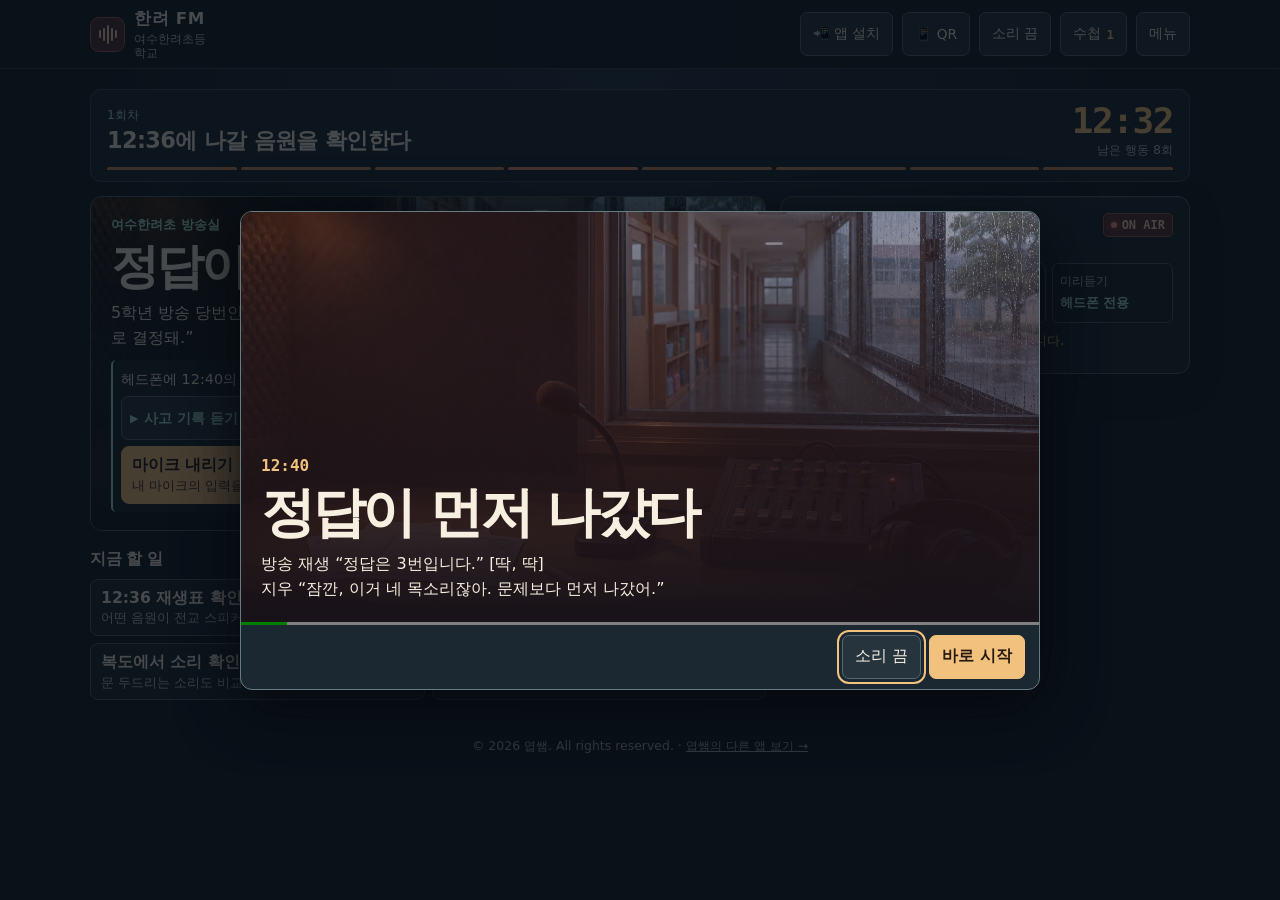
<file: index.html>
<!doctype html>
<html lang="ko" data-qr-name="한려 FM, 정답이 먼저 나갔다" data-qr-url="https://gmlduqzhd123-lab.github.io/Last-Broad/">
<head>
  <meta charset="utf-8">
  <meta name="viewport" content="width=device-width, initial-scale=1, viewport-fit=cover">
  <meta name="theme-color" content="#111a21">
  <meta name="description" content="여수한려초 방송실. 마이크를 껐는데 정답이 먼저 나갔다. 8분을 되감아 퀴즈 결승을 바꾸는 추리 게임.">
  <meta property="og:type" content="website">
  <meta property="og:title" content="한려 FM, 정답이 먼저 나갔다">
  <meta property="og:description" content="마이크를 껐는데 정답이 먼저 나갔다. 여수한려초 방송실에서 8분을 되감아 결승을 바꿔라.">
  <meta property="og:url" content="https://gmlduqzhd123-lab.github.io/Last-Broad/">
  <meta property="og:image" content="https://gmlduqzhd123-lab.github.io/Last-Broad/og-image.jpg">
  <meta property="og:image:width" content="1200">
  <meta property="og:image:height" content="630">
  <meta name="twitter:image" content="https://gmlduqzhd123-lab.github.io/Last-Broad/og-image.jpg">
  <meta name="twitter:card" content="summary_large_image">
  <link rel="manifest" href="./manifest.webmanifest">
  <link rel="icon" href="./icons/favicon-32.png">
  <link rel="apple-touch-icon" href="./icons/apple-touch-icon.png">
  <link rel="stylesheet" href="./school.css?v=18.1">
  <script defer src="./school-copy.js?v=18.1"></script>
  <script defer src="./school.js?v=18.1"></script>
  <script defer src="./ys-install.js"></script>
  <script defer src="./ys-qr.js"></script>
  <title>한려 FM, 정답이 먼저 나갔다</title>
</head>
<body>
  <header class="topbar">
    <div class="shell topbar-inner">
      <div class="brand"><span class="brand-icon" aria-hidden="true"><i></i><i></i><i></i><i></i><i></i></span>
        <div><strong data-t="brand">한려 FM</strong><span data-t="school">여수한려초등학교</span></div>
      </div>
      <div class="tools">
        <button class="utility" type="button" data-ys-install>📲 <span class="ys-wide">앱 </span>설치</button>
        <button class="utility" type="button" data-qr aria-label="QR 코드로 접속">📱 QR</button>
        <button class="utility" id="sound" type="button" aria-pressed="false"></button>
        <button class="utility journal-button" id="journal-open" type="button" aria-haspopup="dialog"><span data-t="journal">수첩</span><span id="journal-count" class="count"></span></button>
        <details class="menu" id="menu">
          <summary class="utility" data-t="menu">메뉴</summary>
          <div class="menu-items">
            <button class="utility" id="language" type="button"></button>
            <button class="utility" id="replay-intro" type="button" data-t="replayIntro">오프닝 다시 보기</button>
            <button class="utility" id="menu-epilogue" type="button" aria-haspopup="dialog" hidden>12:41 후일담 보기</button>
          </div>
        </details>
      </div>
    </div>
  </header>

  <main class="shell" id="game">
    <div class="mobile-clock-slot" id="mobile-clock-slot"></div>
    <section class="hud" aria-labelledby="mission">
      <div class="mission">
        <div class="hud-meta"><span id="loop"></span><span id="memory" hidden></span></div>
        <h2 id="mission" tabindex="-1"></h2>
        <p id="rewind-hint" data-t="rewindBackupHint" hidden>12:36에 지우에게 방송을 맡기고 바로 선생님에게 가세요.</p>
      </div>
      <div id="desktop-clock-slot">
        <div class="clock-face">
          <time id="clock" aria-label="방송 시각">12:32</time>
          <span id="budget"></span>
        </div>
      </div>
      <div class="track" id="track" aria-hidden="true"></div>
    </section>

    <section class="loop-goals" id="loop-goals" aria-labelledby="goals-title" hidden>
      <div class="goals-header">
        <h2 id="goals-title" data-t="goalTitle">이번 회차 목표</h2>
        <p id="goal-recommended" hidden></p>
      </div>
      <div class="goal-actions">
        <button class="utility" id="goal-clean" data-goal="clean" type="button" aria-pressed="false"></button>
        <button class="utility" id="goal-backup" data-goal="backup" type="button" aria-pressed="false"></button>
        <button class="utility" id="goal-held" data-goal="held" type="button" aria-pressed="false"></button>
      </div>
      <p id="goal-tip" role="status"></p>
    </section>

    <div class="play-grid">
      <section class="scene" id="scene" aria-labelledby="game-title">
        <div class="scene-inner">
          <div class="scene-meta">
            <p id="place"></p>
            <p class="public-score"><span data-t="publicScoreLabel">공개 점수</span> <strong id="scoreboard"></strong></p>
          </div>
          <p id="public-score-pending" data-t="publicPending" hidden>교실 점수판 · 발표 대기</p>
          <h1 id="game-title" data-t="title">정답이 먼저 나갔다</h1>
          <p id="scene-line" role="status"></p>
          <p id="handoff-student" class="pre-broadcast-line" data-t="handoffStudent" role="status" hidden></p>
          <p id="fast-wait-summary" class="pre-broadcast-line" data-t="fastWaitSummary" role="status" hidden></p>
          <p id="pre-broadcast-line" class="pre-broadcast-line" role="status" hidden></p>
          <div class="opening-record" id="opening-record" hidden>
            <p id="opening-record-copy" data-t="openingRecord">헤드폰에 12:40의 사고 기록이 들어왔어요. 12:36에 나갈 음원을 확인하세요.</p>
            <div id="opening-monitor"></div>
            <div id="opening-action"></div>
          </div>
        </div>
      </section>

      <section class="console" id="console" aria-labelledby="console-title">
        <div class="console-head">
          <div><h2 id="console-title" data-t="console">방송 콘솔</h2><p id="console-status"></p></div>
          <span id="air-label" class="air-label"><i aria-hidden="true"></i><span>ON AIR</span></span>
        </div>
        <div class="channels" id="channels">
          <div class="channel" id="mic-channel"><span data-t="mic">마이크</span><strong id="mic-status"></strong></div>
          <div class="channel" id="file-channel"><span data-t="file">전교 스피커</span><strong id="file-status"></strong></div>
          <div class="channel" id="headphone-channel"><span data-t="headphones">미리듣기</span><strong id="headphone-status"></strong></div>
        </div>
        <p class="cue" id="cue"></p>
        <div id="console-monitor">
          <div id="monitor-controls">
            <button class="listen" id="monitor" type="button">
              <span class="play-symbol" aria-hidden="true">▶</span>
              <span id="monitor-label"></span>
              <small data-t="noCost">시간 유지</small>
            </button>
            <p class="monitor-caption" id="monitor-caption" role="status" tabindex="-1" hidden></p>
            <p class="monitor-origin" id="monitor-origin" hidden></p>
            <p class="excerpt-prompt" id="excerpt-prompt" data-t="excerptPrompt" hidden></p>
            <button class="utility excerpt" id="save-excerpt" type="button" data-t="saveExcerpt" aria-describedby="excerpt-prompt" hidden>수첩에 저장</button>
            <button class="utility excerpt" id="excerpt-compare" type="button" data-t="excerptCompare" hidden>수첩에서 두 녹음 비교하기</button>
            <button class="utility excerpt" id="replay-incident" type="button" data-t="previewLeak" hidden>12:36 정답 유출 다시 듣기</button>
            <button class="utility excerpt" id="incident-compare" type="button" data-t="incidentCompare" hidden>수첩에서 연습 원본과 비교</button>
          </div>
        </div>
      </section>

      <div class="play-step">
        <section class="swap-brief" id="swap-brief" aria-labelledby="swap-brief-title" hidden>
          <h2 id="swap-brief-title" data-t="swapBriefTitle">12:36 방송 직전 · 예약 교체 완료</h2>
          <ol class="swap-files">
            <li><span data-t="swapBriefPreviousLabel">기존 예약</span><strong data-t="swapBriefPreviousFile">08:41 아침 연습</strong></li>
            <li><span data-t="swapBriefNextLabel">새 예약</span><strong data-t="swapBriefNextFile">12:24 결승 문제</strong></li>
          </ol>
          <p data-t="swapBriefCaption">지우 “이름이 똑같아서 아침 연습 파일을 올렸어. 지금 진짜 결승 문제로 바꿨어.”</p>
        </section>
        <section id="classrooms" class="classrooms" aria-labelledby="classrooms-title" hidden>
          <h2 id="classrooms-title" data-t="classroomTitle" tabindex="-1">두 교실의 답안 상황</h2>
          <div class="classroom-question" id="classroom-question" hidden>
            <p id="classroom-question-text"></p>
            <ul class="backup-options" id="classroom-options" aria-labelledby="classroom-question-text"></ul>
          </div>
          <ul class="classroom-list">
            <li id="blue-classroom"><span data-t="classroomBlue">파랑 교실</span><strong id="blue-classroom-status"></strong></li>
            <li id="yellow-classroom"><span data-t="classroomYellow">노랑 교실</span><strong id="yellow-classroom-status"></strong></li>
          </ul>
          <p id="classrooms-line" role="status"></p>
        </section>
        <section class="answer-cards" id="answer-cards" aria-labelledby="answers-title" hidden>
          <h2 id="answers-title" data-t="answersTitle">두 교실의 답안 카드</h2>
          <p id="grade-question" hidden></p>
          <p id="grade-prompt" hidden></p>
          <ul id="answer-list"></ul>
          <p id="grade-feedback" role="status" hidden></p>
          <dl id="score-slip" class="score-slip" hidden>
            <dt data-t="privateScoreLabel">진행자만 보는 채점 점수</dt><dd id="private-score"></dd>
            <dt data-t="publicPending">교실 점수판 · 발표 대기</dt><dd id="pending-public-score"></dd>
          </dl>
        </section>

        <section class="classrooms announcement-check" id="announcement-check" aria-labelledby="announcement-title" hidden>
          <h2 id="announcement-title" data-t="announcementCheckTitle">두 교실의 발표 준비</h2>
          <ul class="classroom-list">
            <li id="blue-announcement"><span data-t="classroomBlue">파랑 교실</span><strong id="blue-announcement-status"></strong></li>
            <li id="yellow-announcement"><span data-t="classroomYellow">노랑 교실</span><strong id="yellow-announcement-status"></strong></li>
          </ul>
          <p id="announcement-line" role="status"></p>
        </section>

        <section class="choices" id="choices" aria-label="행동">
          <div class="action-heading"><h2 id="choices-heading">지금 할 일</h2><button class="utility small" id="review" type="button" data-t="review" hidden>회차 기록</button></div>
          <p id="backup-deadline-note" data-t="finalBackupNote" hidden>남은 행동 1회. 지금 방송해야 두 교실이 새 문제를 풀 수 있어요.</p>
          <div class="actions" id="actions"></div>
        </section>

        <section class="ending" id="ending" hidden aria-labelledby="ending-title">
          <div class="ending-meta">
            <span id="ending-category"></span><span id="ending-count"></span>
            <span class="air-label" id="ending-on-air" hidden><i aria-hidden="true"></i>ON AIR</span>
            <span class="air-label" id="ending-standby" data-mode="standby" hidden><i aria-hidden="true"></i><span data-t="announcementStandby">발표 대기</span></span>
          </div>
          <h2 id="ending-title" tabindex="-1"></h2>
          <div class="ending-resume" id="ending-resume-panel" hidden>
            <p data-t="endingResumePrompt">저장한 장면의 처음부터 이어볼 수 있어요.</p>
            <button class="primary" id="ending-resume" type="button" data-t="endingResume">이어서 보기</button>
          </div>
          <p id="ending-caption" role="status"></p>
          <ul class="backup-options" id="backup-options" aria-labelledby="ending-caption" hidden></ul>
          <ul class="hold-receipts" id="hold-receipts" hidden>
            <li data-t="holdBlueReceipt">파랑 교실 · 안내 수신</li>
            <li data-t="holdYellowReceipt">노랑 교실 · 안내 수신</li>
          </ul>
          <p class="hold-decision" id="hold-decision" hidden></p>
          <div class="hold-dialogue" id="hold-dialogue" hidden>
            <p id="hold-question" data-t="holdStudentCaption"></p>
            <p id="hold-answer" data-t="holdAnswerCaption"></p>
          </div>
          <ul class="winner-reactions" id="winner-reactions" hidden>
            <li id="winner-room"><strong id="winner-room-title"></strong><p id="winner-room-line"></p></li>
            <li id="other-room"><strong id="other-room-title"></strong><p id="other-room-line"></p></li>
          </ul>
          <p id="ending-story"></p>
          <p class="ending-next" id="ending-next"></p>
          <div id="ending-routes-panel" hidden>
            <div class="end-actions" id="ending-routes"></div>
            <p class="ending-next" data-t="endingUnlockHint">세 결말을 모두 보면 12:41 후일담이 열립니다.</p>
          </div>
          <div class="end-actions" id="ending-actions">
            <button class="primary" id="backup-announce" type="button" data-t="announce" hidden>결승 결과 발표하기</button>
            <button class="primary" id="ending-epilogue" type="button" aria-haspopup="dialog" hidden>12:41 후일담 보기</button>
            <button class="primary" id="rewind" type="button" data-t="rewind">12:32로 되감기</button>
            <button class="utility" id="end-replay" type="button" data-t="replayEnding">결말 음성 듣기</button>
            <button class="utility" id="ending-skip" type="button" data-t="endingSkip" hidden>결과 바로 보기</button>
            <button class="primary" id="backup-confirm" type="button" data-t="backupConfirm" aria-describedby="ending-caption" hidden>문제 확인 · 두 교실 풀이 보기</button>
          </div>
        </section>
      </div>

      <details class="history" id="history" hidden>
        <summary data-t="history">이번 회차 기록</summary>
        <ol id="history-list"></ol>
      </details>
    </div>
    <noscript><p>게임을 플레이하려면 브라우저의 JavaScript를 켜 주세요.</p></noscript>
    <p class="ys-credit">© 2026 엽쌤. All rights reserved. · <a href="https://gmlduqzhd123-lab.github.io/YScode/">엽쌤의 다른 앱 보기 →</a></p>
  </main>

  <dialog id="intro" aria-labelledby="intro-title" class="intro">
    <div class="intro-view" id="intro-view">
      <div class="intro-copy">
        <span id="intro-clock"></span>
        <h2 id="intro-title" data-t="title">정답이 먼저 나갔다</h2>
        <p id="intro-caption" role="status"></p>
      </div>
    </div>
    <progress id="intro-progress" max="20000" value="0" aria-label="오프닝 진행"></progress>
    <div class="dialog-actions">
      <button class="utility" id="intro-sound" type="button" aria-pressed="false"></button>
      <button class="primary" id="intro-start" type="button" data-t="start">바로 시작</button>
    </div>
  </dialog>

  <dialog id="epilogue" aria-labelledby="epilogue-title" class="intro epilogue">
    <div class="intro-view epilogue-view" id="epilogue-view" data-shot="record">
      <div class="intro-copy">
        <p class="epilogue-origin" id="epilogue-origin" data-t="epilogueOrigin">정상 방송 회차</p>
        <time id="epilogue-clock" role="status">12:40</time>
        <h2 id="epilogue-title" data-t="epilogueTitle">다음 방송</h2>
        <p id="epilogue-frame" aria-live="polite"></p>
        <p id="epilogue-caption"></p>
      </div>
    </div>
    <div class="dialog-actions">
      <button class="primary" id="epilogue-advance" type="button">정상 방송 기록 열기</button>
      <button class="utility" id="epilogue-close" type="button" data-t="close">닫기</button>
    </div>
  </dialog>

  <dialog id="journal" aria-labelledby="journal-title">
    <div class="dialog-heading"><div><h2 id="journal-title" data-t="journalTitle">방송 수첩</h2><p data-t="journalPause">수첩을 보는 동안 방송 시계가 멈춥니다.</p></div><button class="utility" id="journal-close" type="button" data-t="close">닫기</button></div>
    <div class="dialog-body">
      <ol id="journal-clues" class="clues"></ol>
      <section id="compare-area" class="compare" aria-labelledby="compare-title">
        <h3 id="compare-title" data-t="compareTitle" tabindex="-1">녹음 두 개를 대조하기</h3>
        <div class="compare-result" id="compare-result" hidden>
          <p id="compare-feedback" role="status" tabindex="-1"></p>
          <div class="compare-decision" id="compare-decision" hidden>
            <button class="utility" id="journal-continue" type="button" data-t="journalContinue">이번 회차 계속</button>
            <button class="primary" id="journal-rewind" type="button" data-t="rewind">12:32로 되감기</button>
          </div>
          <ul class="compare-evidence" id="compare-evidence" hidden>
            <li data-t="compareQueueEvidence">12:36 예약 · 08:41 파일</li>
            <li id="compare-mic-evidence"></li>
            <li id="proof-taps-evidence" data-t="proofTapsEvidence" hidden></li>
            <li id="proof-files-evidence" data-t="proofFilesEvidence" hidden></li>
          </ul>
          <div class="source-choice" id="source-choice" role="group" aria-labelledby="source-prompt" hidden>
            <p id="source-prompt">이대로라면 12:36에 어느 쪽에서 정답이 나갈까요?</p>
            <button class="utility" type="button" data-source="mic" data-t="mic" aria-pressed="false">마이크</button>
            <button class="utility" type="button" data-source="file" data-t="queuedSource" aria-pressed="false">예약 음원</button>
            <button type="button" class="primary" id="connect" data-t="connect">12:36 재생표와 연결</button>
          </div>
        </div>
        <p data-t="comparePrompt">마지막 소리가 같은 녹음 두 개를 고르세요.</p>
        <div id="recording-pair" class="recording-pair" hidden>
          <div class="recording-sample" id="practice-sample" hidden>
            <button class="utility" id="practice-listen" type="button" data-t="practiceSample">08:41 방송실 연습 원본 듣기</button>
            <p class="clue-transcript" id="practice-sample-caption" hidden></p>
          </div>
          <div class="recording-sample" id="leak-sample" hidden>
            <button class="utility" id="leak-listen" type="button">12:36 교실 방송 녹음 듣기</button>
            <p class="clue-transcript" id="leak-sample-caption" hidden></p>
          </div>
        </div>
        <p id="recording-missing" data-t="recordingMissing" hidden>방송실에서 아침 연습 원본을 찾으면 두 소리를 비교할 수 있어요.</p>
        <div class="compare-options" id="compare-options"></div>
      </section>
    </div>
    <div class="journal-compare-actions" id="journal-compare-actions">
      <div id="compare-selection-summary" hidden>
        <span id="compare-selected-count"></span>
        <ul id="compare-selection"></ul>
      </div>
      <button type="button" class="primary" id="compare" data-t="compare">두 녹음 대조</button>
    </div>
  </dialog>

  <dialog id="review-dialog" aria-labelledby="review-title">
    <div class="dialog-heading"><div><h2 id="review-title" data-t="review">회차 기록</h2><p id="review-note"></p></div><button class="utility" id="review-close" type="button" data-t="close">닫기</button></div>
    <div class="dialog-body"><ol id="review-list" class="review-list"></ol></div>
    <div class="dialog-actions"><button class="primary" id="review-rewind" type="button" data-t="rewind">12:32로 되감기</button></div>
  </dialog>
  <script>if ('serviceWorker' in navigator) addEventListener('load', () => navigator.serviceWorker.register('./school-sw-v18-1.js', { updateViaCache: 'none' }));</script>
</body>
</html>
</file>
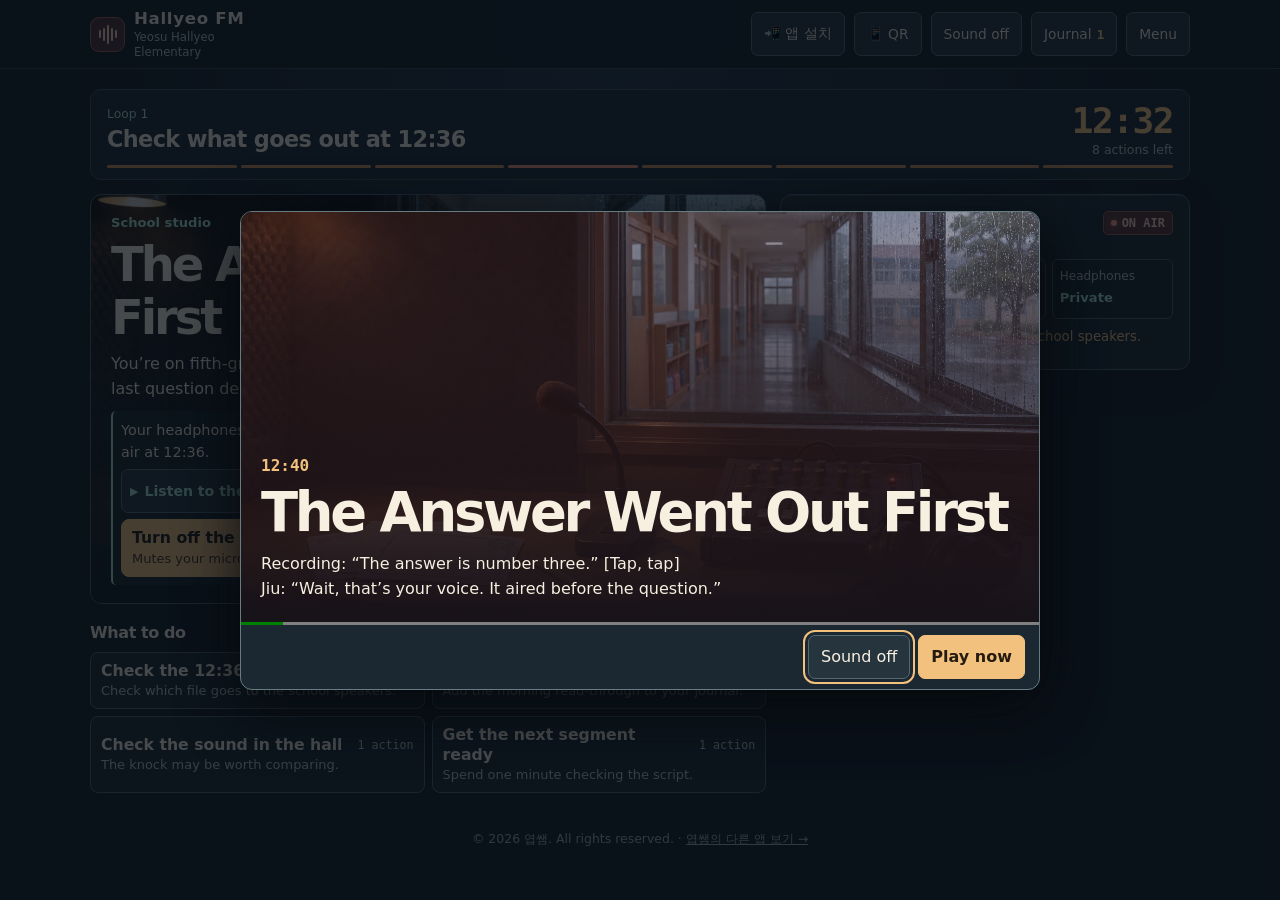
<file: en/index.html>
<!doctype html>
<html lang="en">
<head>
  <meta charset="utf-8">
  <meta name="viewport" content="width=device-width, initial-scale=1">
  <title>Hallyeo FM, The Answer Went Out First</title>
  <meta name="description" content="Rewind eight minutes in the Yeosu Hallyeo Elementary studio and rescue the school quiz final.">
  <meta property="og:type" content="website">
  <meta property="og:title" content="Hallyeo FM, The Answer Went Out First">
  <meta property="og:description" content="Your mic is off. Your voice just gave the school the answer. Rewind eight minutes to fix the final.">
  <meta property="og:url" content="https://eight-minutes-to-air.asdad123asd.chatgpt.site/en/">
  <meta property="og:image" content="https://eight-minutes-to-air.asdad123asd.chatgpt.site/media/school-studio.webp">
  <meta property="og:image:alt" content="A school broadcast desk on a rainy afternoon.">
  <meta name="twitter:card" content="summary_large_image">
  <meta name="theme-color" content="#111a21">
  <link rel="stylesheet" href="../school.css?v=18.1">
  <script>window.location.replace('../?lang=en');</script>
</head>
<body>
  <main class="shell game">
    <h1>Hallyeo FM, The Answer Went Out First</h1>
    <p><a href="../?lang=en">Play in English</a></p>
  </main>
</body>
</html>
</file>
<file: school.css>
:root {
  color-scheme: dark;
  --bg: #111a21;
  --panel: #1b2730;
  --deep: #132027;
  --line: #40515a;
  --paper: #f7efe0;
  --muted: #b9c6c8;
  --mint: #a7e3d2;
  --gold: #f2c17e;
  --red: #ff9b87;
  --mono: ui-monospace, Consolas, monospace;
  font-family: system-ui, "Malgun Gothic", sans-serif;
  background: var(--bg);
  color: var(--paper);
}
* { box-sizing: border-box; }
[hidden] { display: none !important; }
body { margin: 0; min-width: 280px; min-height: 100vh; background: radial-gradient(ellipse at 48% 0, #263748 0, #121a22 58%); }
p, h1, h2, h3 { margin: 0; }
p { line-height: 1.55; overflow-wrap: anywhere; }
button, summary, a { -webkit-tap-highlight-color: transparent; }
button { color: inherit; font: inherit; cursor: pointer; touch-action: manipulation; }
button:focus-visible, summary:focus-visible, a:focus-visible { outline: 2px solid var(--gold); outline-offset: 3px; }
button:disabled { cursor: default; opacity: .48; }
.shell { width: min(1100px, calc(100% - 44px)); margin-inline: auto; }
.topbar { border-bottom: 1px solid #344651; background: #111b24ed; }
.topbar-inner { min-height: 68px; display: flex; justify-content: space-between; align-items: center; column-gap: 12px; }
.brand, .tools { display: flex; align-items: center; gap: 9px; }
.brand { min-width: 0; }
.brand strong, .brand > div > span { display: block; }
.brand strong { font-size: 1.04rem; letter-spacing: .04em; }
.brand > div > span { color: var(--muted); font-size: .73rem; margin-top: 2px; line-height: 1.2; }
.brand-icon { display: flex; flex: 0 0 35px; height: 35px; align-items: center; justify-content: center; gap: 2px; border: 1px solid #a85b51; border-radius: 9px; background: #4e2e31; color: #ffd1bc; }
.brand-icon i { width: 2px; border-radius: 2px; height: 8px; background: currentColor; }
.brand-icon i:nth-child(2), .brand-icon i:nth-child(4) { height: 13px; }
.brand-icon i:nth-child(3) { height: 19px; }
.utility, .primary, .listen { border: 1px solid #536873; border-radius: 7px; background: #26343e; min-height: 44px; padding: 7px 12px; }
.primary { background: var(--gold); color: #261b11; border-color: var(--gold); font-weight: 750; }
.utility:hover, .listen:hover { background: #344750; }
.primary:hover { background: #ffdb9e; }
.tools .utility { white-space: nowrap; font-size: .86rem; }
.journal-button { display: flex; align-items: center; gap: 5px; }
.count { color: var(--gold); font: 700 .79rem var(--mono); }
.menu { position: relative; }
.menu summary { list-style: none; display: flex; justify-content: center; align-items: center; cursor: pointer; }
.menu summary::-webkit-details-marker { display: none; }
.menu-items { position: absolute; z-index: 3; top: calc(100% + 5px); right: 0; display: grid; min-width: max-content; gap: 5px; padding: 6px; border: 1px solid var(--line); border-radius: 8px; background: var(--deep); box-shadow: 0 12px 30px #05090db5; }
main { padding-block: 20px 36px; }
.hud { display: grid; grid-template-columns: minmax(0, 1fr) auto; gap: 8px 20px; align-items: center; margin-bottom: 14px; padding: 13px 16px 11px; border: 1px solid var(--line); border-radius: 11px; background: #1b2731; }
.hud-meta { margin-bottom: 3px; display: flex; flex-wrap: wrap; gap: 3px 9px; color: var(--mint); font-size: .77rem; line-height: 1.3; }
#memory { color: var(--gold); }
#mission { font-size: clamp(1.05rem, 2.4vw, 1.4rem); line-height: 1.28; letter-spacing: -.028em; }
.clock-face { display: grid; justify-items: end; gap: 3px; color: var(--muted); font-size: .78rem; white-space: nowrap; }
.mobile-clock-slot, #desktop-clock-slot:empty { display: none; }
#clock { font: 800 clamp(1.65rem, 3.6vw, 2.25rem)/1 var(--mono); letter-spacing: -.04em; color: var(--gold); }
body[data-urgent="true"] #clock { color: var(--red); }
.track { grid-column: 1 / -1; display: grid; grid-template-columns: repeat(8, 1fr); gap: 4px; }
.track i { height: 3px; border-radius: 2px; background: #344652; }
.track .remaining { background: #c8905a; }
.track .deadline { background: #f2917b; }
.loop-goals { margin-bottom: 14px; padding: 10px 12px; border: 1px solid var(--line); border-radius: 10px; background: var(--panel); }
.goals-header { display: flex; flex-wrap: wrap; align-items: baseline; justify-content: space-between; gap: 3px 10px; margin-bottom: 6px; }
.goals-header h2 { font-size: 1rem; }
#goal-recommended { color: var(--gold); font-size: .82rem; }
.goal-actions { display: grid; grid-template-columns: repeat(3, minmax(0, 1fr)); gap: 6px; }
.goal-actions button { padding-inline: 6px; font-size: .9rem; line-height: 1.3; overflow-wrap: anywhere; }
.goal-actions button:is([aria-pressed="true"], [data-suggested="true"]) { border-color: var(--gold); color: var(--gold); }
.goal-actions button[aria-pressed="true"] { background: #493b28; font-weight: 720; }
#goal-tip { margin-top: 6px; color: var(--mint); font-size: .86rem; }
.play-grid { display: grid; grid-template-columns: minmax(0, 1.65fr) minmax(0, 1fr); grid-template-areas: "scene console" "choices console" "history history"; gap: 14px; align-items: start; }
.scene { grid-area: scene; display: flex; min-height: 280px; align-items: end; position: relative; isolation: isolate; overflow: hidden; border: 1px solid #53626a; border-radius: 12px; background: #273d47 url("./media/school-studio.webp") center 55% / cover; }
.scene::before, .intro-view::before { content: ""; position: absolute; inset: 0; z-index: -1; background: linear-gradient(0deg, #111a20 1%, #111a20e8 19%, #141f269a 49%, #0b172433 85%); }
.scene[data-room="hall"] { background-position: 82% 22%; }
.scene[data-room="hall"]::before { background: linear-gradient(0deg, #16272f 12%, #163443bb 60%, #243e4b4d); }
.scene-inner { width: 100%; padding: 18px 20px; }
.scene-meta { display: flex; flex-wrap: wrap; align-items: center; justify-content: space-between; gap: 4px 8px; }
#place { color: var(--mint); font-size: .82rem; font-weight: 680; }
.public-score { display: flex; flex-wrap: wrap; align-items: baseline; gap: 2px 6px; }
.public-score span { color: var(--muted); font-size: .75rem; }
#scoreboard { flex: 0 0 auto; color: var(--gold); font: 700 .8rem/1.3 var(--mono); }
#public-score-pending, #rewind-hint { margin-top: 3px; color: var(--gold); font-size: .82rem; line-height: 1.35; }
#game-title { font-size: clamp(1.6rem, 4vw, 3rem); line-height: 1.1; letter-spacing: -.064em; margin-block: 5px 8px; }
#scene-line { max-width: 60ch; color: #f1eade; }
.pre-broadcast-line { max-width: 62ch; margin-top: 6px; padding-inline-start: 8px; border-inline-start: 2px solid var(--mint); color: var(--mint); font-size: .88rem; }
.opening-record { max-width: 60ch; display: grid; gap: 6px; margin-top: 9px; padding: 8px; border-inline-start: 2px solid var(--mint); border-radius: 5px; background: #17232b; font-size: .9rem; }
#opening-action:empty { display: none; }
#opening-action .action { width: 100%; min-height: 44px; }
.console { grid-area: console; padding: 16px; border: 1px solid #506169; border-radius: 12px; background: linear-gradient(153deg, #26363e, #1a272f 62%); box-shadow: inset 0 1px 0 #ffffff12, 0 12px 35px #080d152e; }
.console-head { display: flex; justify-content: space-between; align-items: start; gap: 8px; padding-bottom: 11px; }
.console h2, .choices h2 { font-size: 1rem; letter-spacing: -.025em; }
#console-status { color: var(--muted); margin-top: 2px; font-size: .78rem; line-height: 1.25; }
.air-label { color: #ffd0bf; border: 1px solid #9a5b51; background: #573333; display: flex; align-items: center; gap: 5px; border-radius: 5px; padding: 4px 7px; font: 700 .75rem var(--mono); white-space: nowrap; }
.air-label i { width: 6px; height: 6px; border-radius: 50%; background: #ff9b87; box-shadow: 0 0 7px #ffa18a91; }
.air-label[data-held="true"] { color: var(--muted); border-color: var(--line); background: var(--deep); }
.air-label[data-held="true"] i { background: #7a888c; box-shadow: none; }
.air-label[data-mode="standby"] { color: var(--gold); border-color: #87694b; background: #3d3127; }
.air-label[data-mode="standby"] i { background: var(--gold); }
.channels { display: grid; grid-template-columns: repeat(3, minmax(0, 1fr)); gap: 6px; }
.channel { display: grid; gap: 4px; padding: 9px 7px; min-height: 60px; border: 1px solid #4b6069; border-radius: 6px; background: #17232b; overflow-wrap: anywhere; }
.channel span { color: var(--muted); font-size: .75rem; }
.channel strong { font-size: .82rem; color: var(--mint); line-height: 1.2; }
.channel[data-state="off"] strong { color: #c3cdd0; }
.channel[data-state="live"] { border-color: #f18b76; background: #412a2d; }
.channel[data-state="live"] strong { color: #ffd0c1; }
.channel[data-state="received"] { border-color: #6c9c8d; }
.cue { margin-block: 9px 7px; color: var(--gold); font-size: .83rem; line-height: 1.35; }
body[data-incident="true"] .cue { color: var(--red); }
.listen { display: grid; width: 100%; grid-template-columns: auto minmax(0, 1fr) auto; align-items: center; text-align: left; gap: 6px; min-height: 44px; color: var(--mint); font-weight: 670; font-size: .88rem; padding-inline: 8px; }
.listen small { color: var(--muted); font-size: .72rem; white-space: nowrap; font-weight: 400; }
.play-symbol { font-size: .69rem; }
.monitor-caption { color: var(--paper); font-size: .87rem; margin-top: 7px; padding: 7px; border-inline-start: 2px solid var(--mint); background: #17232b; white-space: pre-line; }
.monitor-origin { color: var(--gold); margin-top: 6px; padding-inline: 7px; font-size: .82rem; }
.excerpt-prompt { color: var(--muted); margin-top: 6px; padding-inline: 7px; font-size: .82rem; }
.excerpt { width: 100%; margin-top: 6px; color: var(--gold); text-align: left; font-weight: 680; }
.play-step { grid-area: choices; display: grid; gap: 8px; min-width: 0; }
.swap-brief { padding: 10px; border: 1px solid #6c9c8d; border-radius: 9px; background: var(--panel); }
.swap-brief h2 { font-size: 1rem; }
.swap-files { display: grid; grid-template-columns: repeat(2, minmax(0, 1fr)); gap: 6px; list-style: none; margin: 7px 0; padding: 0; }
.swap-files li { display: grid; gap: 3px; padding: 6px 8px; border: 1px solid var(--line); border-radius: 6px; background: var(--deep); font-size: .87rem; }
.swap-files span { color: var(--muted); font-size: .8rem; }
.swap-files li + li { border-color: #6c9c8d; color: var(--mint); }
.answer-cards, .classrooms { padding: 10px; border: 1px solid var(--line); border-radius: 9px; background: var(--panel); }
.answer-cards h2, .classrooms h2 { margin: 0 0 6px; font-size: .96rem; }
.classroom-list { display: grid; grid-template-columns: repeat(2, minmax(0, 1fr)); gap: 6px; list-style: none; margin: 0; padding: 0; }
.classroom-list li { display: grid; gap: 2px; padding: 6px 8px; border: 1px solid var(--line); border-radius: 6px; background: var(--deep); font-size: .86rem; }
.classroom-list li[data-state="accepted"] { border-color: #6c9c8d; }
.classroom-list li[data-state="accepted"] strong { color: var(--mint); }
#blue-classroom span { color: #a6d8f5; }
#yellow-classroom span { color: var(--gold); }
#classrooms-line { margin-top: 6px; color: var(--muted); font-size: .87rem; }
#blue-announcement span { color: #a6d8f5; }
#yellow-announcement span { color: var(--gold); }
#announcement-line { margin-top: 6px; color: var(--mint); font-size: .87rem; }
.score-slip { display: grid; grid-template-columns: minmax(0, 1fr) auto; gap: 4px 8px; margin: 8px 0 0; padding: 6px 8px; border-inline-start: 2px solid var(--gold); background: var(--deep); font-size: .82rem; }
.score-slip dd { margin: 0; font-weight: 700; }
#private-score { color: var(--gold); }
#pending-public-score { color: var(--muted); }
#grade-question { color: var(--paper); font-size: .9rem; }
#grade-prompt { margin: 3px 0 7px; color: var(--gold); font-size: .8rem; }
#grade-feedback:not(:empty) { margin-top: 7px; color: var(--gold); font-size: .83rem; }
#answer-list { display: grid; grid-template-columns: repeat(2, minmax(0, 1fr)); gap: 6px; margin: 0; padding: 0; list-style: none; }
.answer-card { display: grid; gap: 2px; padding: 6px 8px; border-radius: 6px; border: 1px solid var(--line); background: var(--deep); }
.answer-cards[data-grading="true"] .answer-card { padding: 0; border: 0; }
.answer-select { display: grid; gap: 3px; align-content: center; min-height: 54px; padding: 7px 8px; text-align: left; border: 1px solid #768d97; border-radius: 6px; background: var(--deep); }
.answer-select:hover { background: #334952; border-color: var(--gold); }
.answer-team, .answer-mark { font-size: .76rem; line-height: 1.25; }
.answer-team { color: var(--muted); }
.answer-card[data-team="blue"] .answer-team { color: #a6d8f5; }
.answer-card[data-team="yellow"] .answer-team { color: var(--gold); }
.answer-card[data-correct="true"] .answer-mark { color: var(--mint); }
.answer-option { font-size: .9rem; line-height: 1.3; overflow-wrap: anywhere; }
.action-heading { display: flex; align-items: center; justify-content: space-between; gap: 6px; min-height: 34px; padding-bottom: 5px; }
.action-heading .small { min-height: 44px; padding-block: 3px; font-size: .81rem; }
#backup-deadline-note { margin-bottom: 8px; color: var(--gold); font-size: .87rem; line-height: 1.35; }
body[data-backup-deadline="true"] #choices-heading { color: var(--gold); }
body[data-backup-deadline="true"] [data-action="hold"] { grid-column: 1 / -1; }
.actions { display: grid; grid-template-columns: 1fr 1fr; gap: 7px; }
.action { min-width: 0; min-height: 54px; display: flex; flex-direction: column; justify-content: center; gap: 3px; align-items: stretch; padding: 8px 10px; text-align: left; border: 1px solid #50636b; border-radius: 8px; background: var(--panel); }
.action:hover { background: #2d414c; }
.action[data-primary="true"] { grid-column: 1 / -1; color: #201710; border-color: var(--gold); background: var(--gold); }
.action[data-primary="true"]:hover { background: #ffdb9e; }
.action-top { display: flex; justify-content: space-between; align-items: center; column-gap: 8px; line-height: 1.25; }
.action-top strong { font-size: .98rem; min-width: 0; }
.action small { white-space: nowrap; color: var(--muted); font: .73rem var(--mono); }
.action-detail { color: var(--muted); font-size: .81rem; line-height: 1.3; }
.action-detail.action-warning { color: var(--gold); }
.action-warning { font-weight: 680; }
.action[data-primary="true"] :is(small, .action-detail) { color: #452e20; }
.history { grid-area: history; border-top: 1px solid var(--line); color: var(--muted); }
.history summary { cursor: pointer; padding-block: 12px; }
.history ol, .review-list { padding: 0; margin: 0; list-style: none; }
.history li, .review-list li { display: flex; gap: 9px; padding: 7px 0; align-items: baseline; border-bottom: 1px solid #344952; }
.history time, .review-list time { color: var(--gold); font: .83rem var(--mono); white-space: nowrap; }
.ending { border: 1px solid #62706b; border-radius: 10px; padding: 16px; background: #22312f; }
.ending-meta { display: flex; align-items: center; justify-content: space-between; gap: 6px; color: var(--mint); font-size: .83rem; }
.ending:is([data-beat="announce"], [data-beat="notice"]) { border-color: #b7806b; background: #322728; }
.hold-receipts { display: grid; grid-template-columns: repeat(2, minmax(0, 1fr)); gap: 6px; margin: 8px 0; padding: 0; list-style: none; }
.hold-receipts li { padding: 7px; border: 1px solid #566c69; border-radius: 6px; background: var(--deep); color: var(--mint); font-size: .8rem; }
#hold-answer { margin-bottom: 8px; color: var(--mint); }
button[data-action="askEnvelope"] { grid-column: 1 / -1; }
.winner-reactions { display: grid; grid-template-columns: repeat(2, minmax(0, 1fr)); gap: 6px; margin: 8px 0 10px; padding: 0; list-style: none; }
.winner-reactions li { padding: 8px; border: 1px solid #566c69; border-radius: 6px; background: var(--deep); font-size: .85rem; }
.winner-reactions li[data-team="blue"] strong { color: #a6d8f5; }
.winner-reactions li[data-team="yellow"] strong { color: var(--gold); }
.winner-reactions p { margin-top: 3px; line-height: 1.4; }
.ending h2 { margin: 4px 0 8px; font-size: clamp(1.45rem, 3vw, 2.3rem); letter-spacing: -.04em; }
.ending #ending-caption { font-weight: 700; color: var(--gold); min-height: 1.65em; margin-bottom: 6px; white-space: pre-line; }
.backup-options { display: flex; flex-wrap: wrap; gap: 6px; margin: 0 0 10px; padding: 0; list-style: none; }
.backup-options li { padding: 5px 8px; border: 1px solid #566c69; border-radius: 6px; background: var(--deep); }
.classroom-question { margin-block: 6px 8px; color: var(--gold); }
.classroom-question p { margin-bottom: 5px; font-weight: 680; }
.classroom-question .backup-options { margin-bottom: 0; color: var(--paper); font-size: .88rem; }
.hold-dialogue { margin-block: 10px; padding: 8px 10px; border-inline-start: 2px solid var(--mint); background: var(--deep); }
.hold-decision { margin-top: 8px; color: var(--gold); font-weight: 650; }
.hold-dialogue p + p { margin-top: 6px; }
.ending #ending-story { color: var(--paper); }
.ending-next { margin-top: 8px; color: var(--muted); font-size: .88rem; white-space: pre-line; }
.end-actions { display: flex; flex-wrap: wrap; gap: 6px; margin-top: 12px; }
.ending-resume { display: flex; flex-wrap: wrap; align-items: center; gap: 8px 12px; margin-block: 4px 10px; }
.ending-resume p { color: var(--muted); font-size: .88rem; }
dialog { width: min(660px, calc(100% - 20px)); max-height: calc(100dvh - 20px); padding: 0; border: 1px solid #677b83; border-radius: 12px; background: #1b2831; color: var(--paper); box-shadow: 0 16px 60px #05090be6; }
dialog::backdrop { background: #080e17bb; }
.dialog-heading { display: flex; justify-content: space-between; gap: 9px; align-items: start; padding: 14px; border-bottom: 1px solid var(--line); position: sticky; top: 0; z-index: 1; background: #1b2831; }
.dialog-heading h2 { font-size: 1.28rem; }
.dialog-heading p, .compare > p { color: var(--muted); font-size: .88rem; }
.dialog-heading button { flex-shrink: 0; }
.dialog-body { padding: 14px; }
#journal[open] { display: flex; flex-direction: column; overflow: hidden; }
#journal .dialog-body { min-height: 0; overflow-y: auto; }
.journal-compare-actions {
  display: flex; flex-shrink: 0; justify-content: space-between; align-items: center; gap: 8px;
  padding: 8px 14px; border-top: 1px solid var(--line); background: var(--deep);
}
.journal-compare-actions button { flex-shrink: 0; margin-inline-start: auto; }
#compare-selection-summary { min-width: 0; font-size: .75rem; color: var(--mint); }
#compare-selection { margin: 2px 0 0; padding: 0; list-style: none; color: var(--paper); }
#compare-selection li { overflow: hidden; white-space: nowrap; text-overflow: ellipsis; }
.dialog-actions { display: flex; align-items: center; justify-content: end; padding: 10px 14px; gap: 8px; }
.intro { width: min(800px, calc(100% - 22px)); }
.intro-view { min-height: clamp(220px, 47vw, 410px); position: relative; isolation: isolate; display: flex; align-items: end; background: #263b45 url("./media/school-studio.webp") center / cover; }
.intro-view[data-shot="future"]::before { background: linear-gradient(0deg, #181319 2%, #201419df 32%, #421f2669); }
.intro-view[data-shot="shift"]::before { background: linear-gradient(0deg, #0a151c 7%, #152733e3 35%, #111d2550); }
.intro-copy { padding: 20px; width: 100%; }
#intro-clock { font: 750 1rem var(--mono); color: var(--gold); }
#intro-title { margin-block: 8px; font-size: clamp(1.6rem, 5vw, 3.4rem); line-height: 1.12; letter-spacing: -.06em; }
#intro-caption { min-height: 2.9em; color: var(--paper); white-space: pre-line; }
#intro-progress { display: block; width: 100%; height: 3px; border: 0; accent-color: var(--gold); }
.epilogue-view[data-shot="record"]::before { background: linear-gradient(0deg, #11181f 4%, #1a292eea 46%, #22313c74); }
.epilogue-view[data-shot="forward"]::before { background: linear-gradient(0deg, #132129 4%, #192e36cd 44%, #dcc89635); }
.epilogue-origin { margin-bottom: 3px; color: var(--mint); font-size: .86rem; font-weight: 650; }
#epilogue-clock { color: var(--gold); font: 750 clamp(1.65rem, 5vw, 2.7rem) var(--mono); }
#epilogue-title { margin-block: 6px 8px; font-size: clamp(1.55rem, 5vw, 3rem); }
#epilogue-caption { margin-top: 7px; color: var(--gold); }
.clues { margin: 0; padding: 0; list-style: none; display: grid; gap: 6px; }
.clues li { background: #24343e; border: 1px solid #405762; border-radius: 7px; padding: 9px; }
.clues h3 { font-size: .96rem; color: var(--mint); }
.clues p { font-size: .86rem; color: var(--paper); margin-top: 4px; }
.clues .utility { margin-top: 6px; font-size: .83rem; }
.clues .clue-transcript { padding: 6px 8px; border-inline-start: 2px solid var(--mint); white-space: pre-line; }
.compare { margin-top: 14px; padding-top: 11px; border-top: 1px solid var(--line); }
.compare-options { display: grid; grid-template-columns: repeat(auto-fit, minmax(min(230px, 100%), 1fr)); gap: 5px; margin-block: 8px; }
.compare-options button { font-size: .83rem; }
.compare-options button[aria-pressed="true"] { border-color: var(--gold); color: var(--gold); background: #47362b; }
.compare-result { margin-block: 7px 10px; padding: 8px; border: 1px solid #567870; border-radius: 7px; background: var(--deep); }
.compare-decision, .recording-controls { display: flex; flex-wrap: wrap; gap: 5px; margin-top: 6px; }
#compare-feedback { color: var(--mint); font-size: .9rem; }
.compare-evidence { display: flex; flex-wrap: wrap; gap: 4px 8px; margin: 5px 0 0; padding: 0; list-style: none; color: var(--gold); font-size: .82rem; }
.source-choice { display: flex; align-items: center; flex-wrap: wrap; gap: 6px; margin-top: 9px; }
.source-choice p { flex: 0 0 100%; font-size: .87rem; }
.source-choice [aria-pressed="true"] { border-color: var(--gold); color: var(--gold); }
.recording-pair { display: grid; grid-template-columns: repeat(auto-fit, minmax(min(230px, 100%), 1fr)); gap: 6px; margin-block: 8px; }
.recording-pair #compare-options { grid-column: 1 / -1; margin-block: 0; }
.recording-sample button { width: 100%; text-align: start; color: var(--mint); }
.compare-options .recording-sample { min-width: 0; padding: 7px 8px; border: 1px solid var(--line); border-radius: 7px; background: var(--deep); font-size: .86rem; }
.recording-controls button { width: auto; }
.recording-sample .clue-transcript { margin-top: 6px; font-size: .84rem; white-space: pre-line; }
#recording-missing { margin-bottom: 6px; color: var(--gold); }
@media (max-width: 700px) {
  html { scroll-padding-top: 46px; }
  .shell { width: min(520px, calc(100% - 22px)); }
  .topbar-inner { min-height: 57px; }
  main { padding-block: 8px 25px; }
  .hud { padding: 9px 10px 7px; margin-bottom: 8px; gap: 6px 8px; }
  .mobile-clock-slot:not(:empty) { display: block; position: sticky; top: 0; z-index: 2; margin-bottom: 5px; }
  .mobile-clock-slot .clock-face {
    display: flex; align-items: center; justify-content: space-between; gap: 8px; min-height: 34px;
    padding: 4px 10px; border: 1px solid var(--line); border-radius: 7px;
    background: var(--deep); white-space: normal; text-align: end;
  }
  .mobile-clock-slot #clock { font-size: 1.38rem; }
  #game:has(.mobile-clock-slot:not(:empty)) .hud { grid-template-columns: minmax(0, 1fr); }
  .loop-goals { margin-bottom: 8px; padding: 8px; }
  .play-grid { grid-template-columns: 1fr; grid-template-areas: "scene" "console" "choices" "history"; gap: 8px; }
  .scene { min-height: 125px; }
  .scene-inner { padding: 9px 10px; }
  #game-title { font-size: clamp(1.32rem, 5vw, 1.8rem); margin-block: 2px 4px; }
  #scene-line { font-size: .88rem; line-height: 1.36; }
  #place { font-size: .73rem; }
  #scoreboard { font-size: .72rem; }
  .console { padding: 7px 8px; }
  .console-head { padding-bottom: 5px; }
  .channel { min-height: 44px; padding: 4px 5px; gap: 2px; }
  .cue { margin-block: 5px; }
  .actions { gap: 5px; }
  .action { min-height: 50px; padding: 6px 8px; }
  .action-top strong { font-size: .89rem; }
  .action-detail { font-size: .76rem; }
  body[data-urgent="true"] .scene { min-height: 92px; }
  body[data-urgent="true"] #game-title { font-size: 1.15rem; }
  body:is([data-ended="true"], [data-answering="true"], [data-classrooms="true"], [data-backup-deadline="true"], [data-swap-brief="true"]) .play-grid { grid-template-areas: "scene" "choices" "console" "history"; }
  body[data-announcement="true"] #announcement-check { order: -2; }
  body[data-announcement="true"] #choices { order: -1; }
  .action-heading { min-height: 25px; padding: 0 0 3px; }
  .action-heading .small { min-height: 44px; }
}
@media (max-width: 360px) {
  .shell { width: calc(100% - 14px); }
  .topbar-inner, .tools { gap: 4px; }
  .brand { gap: 4px; }
  .brand-icon { flex-basis: 23px; height: 28px; border-radius: 5px; }
  .brand strong { font-size: .87rem; }
  .brand > div > span { font-size: .63rem; }
  .tools .utility { padding-inline: 5px; font-size: .73rem; }
  .scene { min-height: 109px; }
  .clock-face, .channel strong { font-size: .75rem; }
  .channel span, .cue, .listen small { font-size: .72rem; }
  .listen { font-size: .79rem; }
  .action-heading .small { font-size: .75rem; padding-inline: 5px; }
  body:is([data-emergency="true"], [data-delivery="true"]) :is(#game-title, #console-status, .action-heading) { display: none; }
  body[data-backup-deadline="true"] #game-title { display: none; }
  body:is([data-emergency="true"], [data-delivery="true"], [data-backup-deadline="true"]) .scene { min-height: 76px; }
  body:is([data-emergency="true"], [data-delivery="true"], [data-backup-deadline="true"]) .scene-inner { padding-block: 7px; }
  body[data-emergency="true"] .actions [data-action="hold"] { grid-column: 1 / -1; }
  body[data-announcement="true"] .scene { min-height: 76px; }
  body[data-announcement="true"] :is(#game-title, #scene-line, #choices-heading) { display: none; }
  body[data-announcement="true"] #choices { display: flex; flex-direction: column; }
  body[data-announcement="true"] .action-heading { order: 1; justify-content: flex-end; padding-top: 4px; }
}
@media (prefers-reduced-motion: no-preference) {
  .ending { animation: reveal .22s ease-out both; }
  .ending[data-beat="received"] .hold-receipts li { animation: reveal .24s ease-out both; }
  .ending[data-beat="received"] .hold-receipts li + li { animation-delay: .36s; }
  .ending[data-beat="winnerReaction"] .winner-reactions li { animation: reveal .24s ease-out both; }
  .ending[data-beat="winnerReaction"] .winner-reactions li + li { animation-delay: .4s; }
  .epilogue-view[data-shot="forward"] .intro-copy { animation: reveal .35s ease-out both; }
  @keyframes reveal { from { opacity: .5; transform: translateY(4px); } }
}

/* 엽쌤 공통: 하단 문구, 휴대폰에서 "앱 " 숨김 */
.ys-credit { margin: 22px 0 10px; text-align: center; font-size: .78rem; color: #9fb0b2; }
.ys-credit a { color: inherit; }
@media (max-width: 700px) { .ys-wide { display: none; } .tools { gap: 5px; } .tools .utility { padding-inline: 7px; } }
@media (max-width: 400px) { .tools .utility { padding-inline: 5px; font-size: .74rem; } .brand > div > span { display: none; } }
</file>
